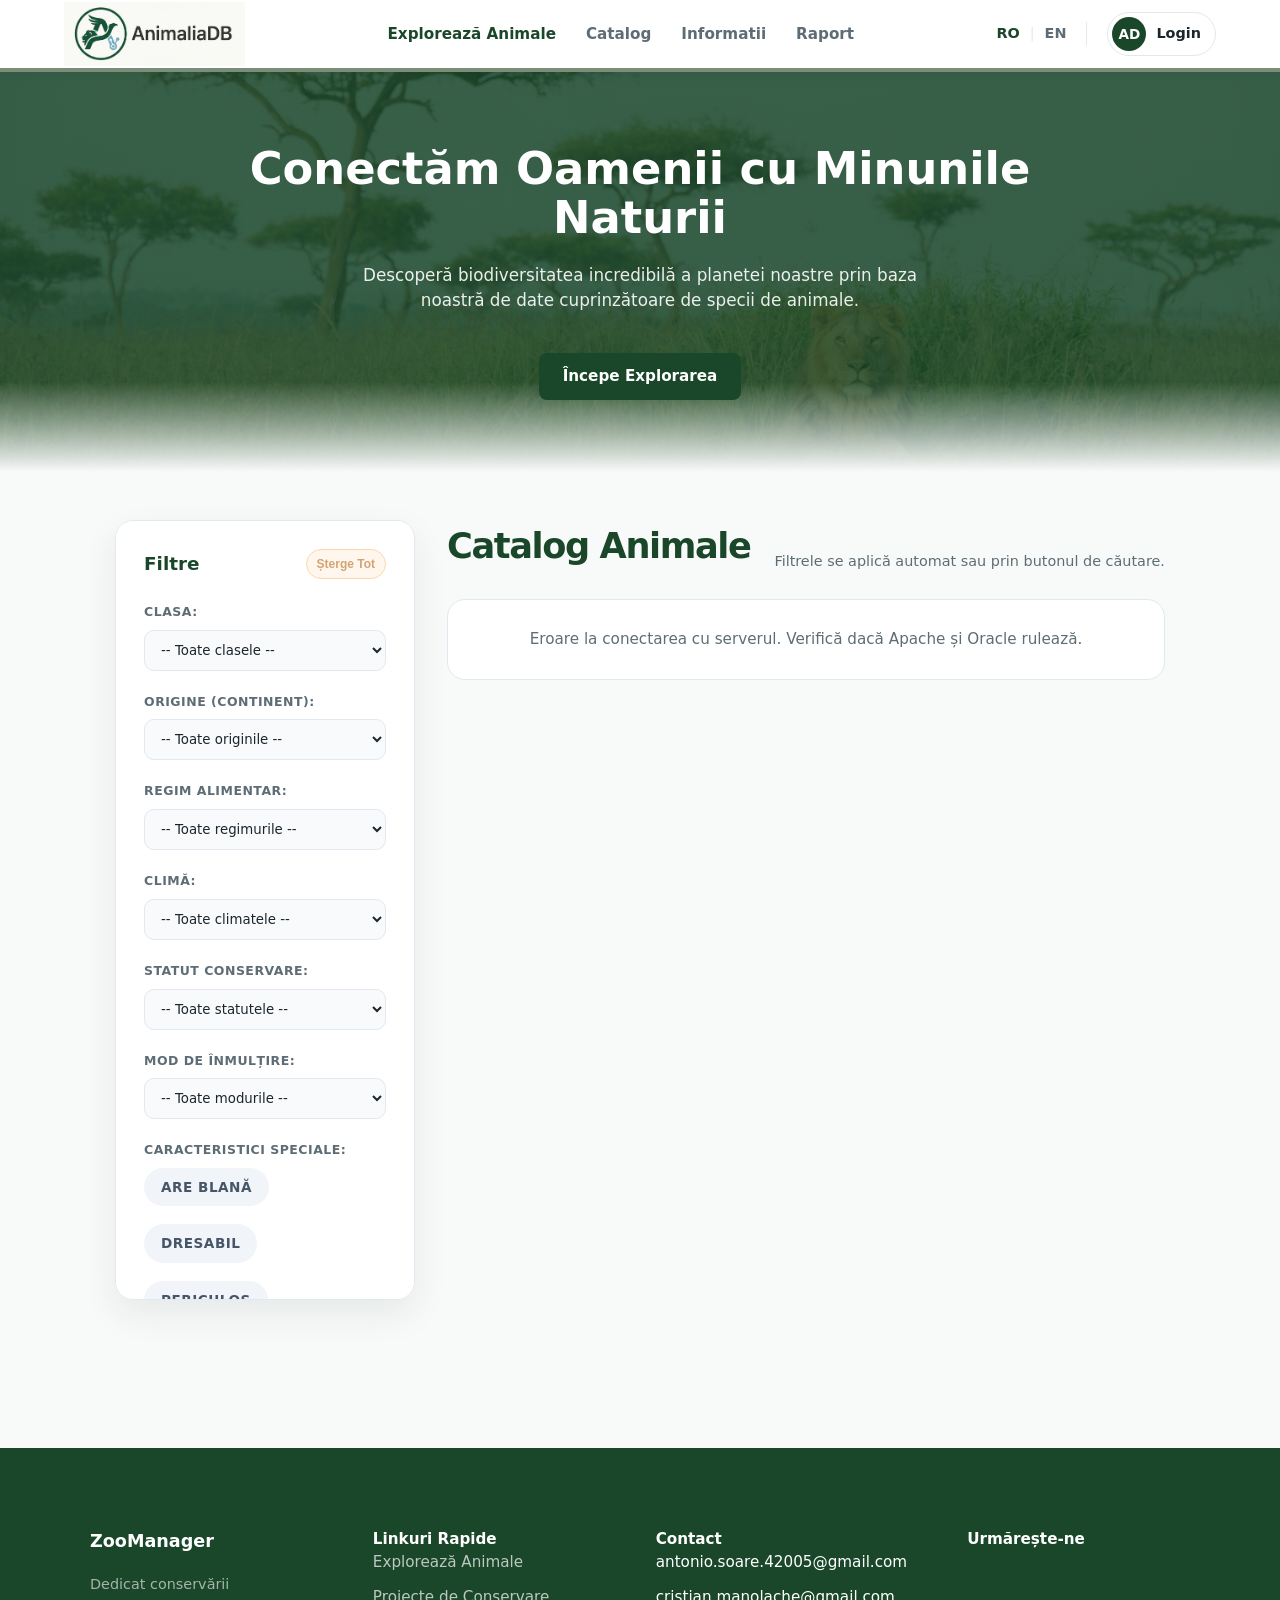
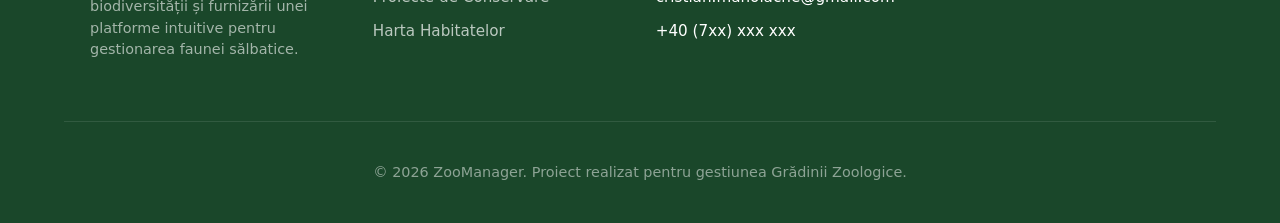
<file: frontend/index.html>
<!DOCTYPE html>
<html lang="ro">
  <head>
    <meta charset="utf-8" >
    <meta content="width=device-width, initial-scale=1.0" name="viewport" >
    <title>ZooManager</title>
    <link rel="stylesheet" href="./style/zoo/navbar.css">
    <link rel="stylesheet" href="./style/zoo/footer.css">
    <link rel="stylesheet" href="./style/zoo/layout.css">
    <link rel="stylesheet" href="./style/zoo/banner.css">
    <link rel="stylesheet" href="./style/zoo/base.css">
  </head>
  <body>
    
    <nav>
      <a class="logo" href="index.html">
          <img src="./assets/logo/logo.png" alt="AnimaliaDB Logo">
      </a>

      <div class="nav-links">
        <a class="active" href="#">Explorează Animale</a>
        <a href="#ancora-main">Catalog</a>
        <a href="#sectiune-footer">Informatii</a>
        <a href="scholarly.html">Raport</a>
      </div>

      <div class="nav-actions">
        <div class="lang-switcher">
          <a href="index.html" id="btn-lang-ro" class="active">RO</a>
          <span class="separator">|</span>
          <a href="index.html" id="btn-lang-en">EN</a>
        </div>

        <div class="vertical-divider"></div>

        <a class="user-profile" href="login.html">
          <div class="avatar">AD</div>
          <span class="user-name">Login</span>
        </a>
      </div>
    </nav>
    
    <header class="hero">
      <h1>Conectăm Oamenii cu Minunile Naturii</h1>
      <p>Descoperă biodiversitatea incredibilă a planetei noastre prin baza noastră de date cuprinzătoare de specii de animale.</p>
      <a class="btn-primary" href="#ancora-main">Începe Explorarea</a>
    </header>
    
    <main class="container" id="ancora-main">
      
      <aside class="filters">
        <h2>Filtre <button class="clear-btn" id="btn-clear">Șterge Tot</button></h2>
        
        <div class="filter-group">
          <label for="filtru-clasa">Clasa:</label>
          <select id="filtru-clasa"><option value="">-- Toate clasele --</option></select>
        </div>
        
        <div class="filter-group">
          <label for="filtru-origine">Origine (Continent):</label>
          <select id="filtru-origine"><option value="">-- Toate originile --</option></select>
        </div>
        
        <div class="filter-group">
          <label for="filtru-regim">Regim alimentar:</label>
          <select id="filtru-regim"><option value="">-- Toate regimurile --</option></select>
        </div>

        <div class="filter-group">
          <label for="filtru-clima">Climă:</label>
          <select id="filtru-clima"><option value="">-- Toate climatele --</option></select>
        </div>

        <div class="filter-group">
          <label for="filtru-statut">Statut Conservare:</label>
          <select id="filtru-statut"><option value="">-- Toate statutele --</option></select>
        </div>

        <div class="filter-group">
          <label for="filtru-inmultire">Mod de înmulțire:</label>
          <select id="filtru-inmultire"><option value="">-- Toate modurile --</option></select>
        </div>
        
        <div class="filter-group custom-toggles">
          <label class="filter-title">Caracteristici speciale:</label>
          
          <div class="toggles-container">
            <label class="toggle-item">
              <input type="checkbox" id="filtru-blana">
              <span class="toggle-button">Are blană</span>
            </label>
            
            <label class="toggle-item">
              <input type="checkbox" id="filtru-dresabil">
              <span class="toggle-button">Dresabil</span>
            </label>
            
            <label class="toggle-item">
              <input type="checkbox" id="filtru-periculos">
              <span class="toggle-button">Periculos</span>
            </label>
          </div>
        </div>
        
        <button id="btn-cauta" class="btn-primary filter-submit">Caută Animale</button>
      </aside>
      
      <section class="results">
        <div class="results-header">
          <h2>Catalog Animale</h2>
          <p class="results-subtitle">Filtrele se aplică automat sau prin butonul de căutare.</p>
        </div>
        
        <div class="grid" id="lista-rezultate">
          <p>Se încarcă datele din baza de date Oracle...</p>
        </div>
      </section>
      
    </main>
    
    <footer id="sectiune-footer">
      <div class="footer-grid">
        <div class="footer-col">
          <h3 class="logo">ZooManager</h3>
          <p>Dedicat conservării biodiversității și furnizării unei platforme intuitive pentru gestionarea faunei sălbatice.</p>
        </div>
        <div class="footer-col">
          <h4>Linkuri Rapide</h4>
          <ul>
            <li><a href="#">Explorează Animale</a></li>
            <li><a href="#">Proiecte de Conservare</a></li>
            <li><a href="#">Harta Habitatelor</a></li>
          </ul>
        </div>
        <div class="footer-col">
          <h4>Contact</h4>
          <ul>
            <li>antonio.soare.42005@gmail.com</li>
            <li>cristian.manolache@gmail.com</li>
            <li>+40 (7xx) xxx xxx</li>
          </ul>
        </div>
        <div class="footer-col">
          <h4>Urmărește-ne</h4>
          <div class="footer-social-links">
            </div>
        </div>
      </div>
      <div class="footer-bottom"> © 2026 ZooManager. Proiect realizat pentru gestiunea Grădinii Zoologice. </div>
    </footer>
    <script src="js/auth.js"></script>
    <script src="js/app.js"></script>
    
  </body>
</html>
</file>
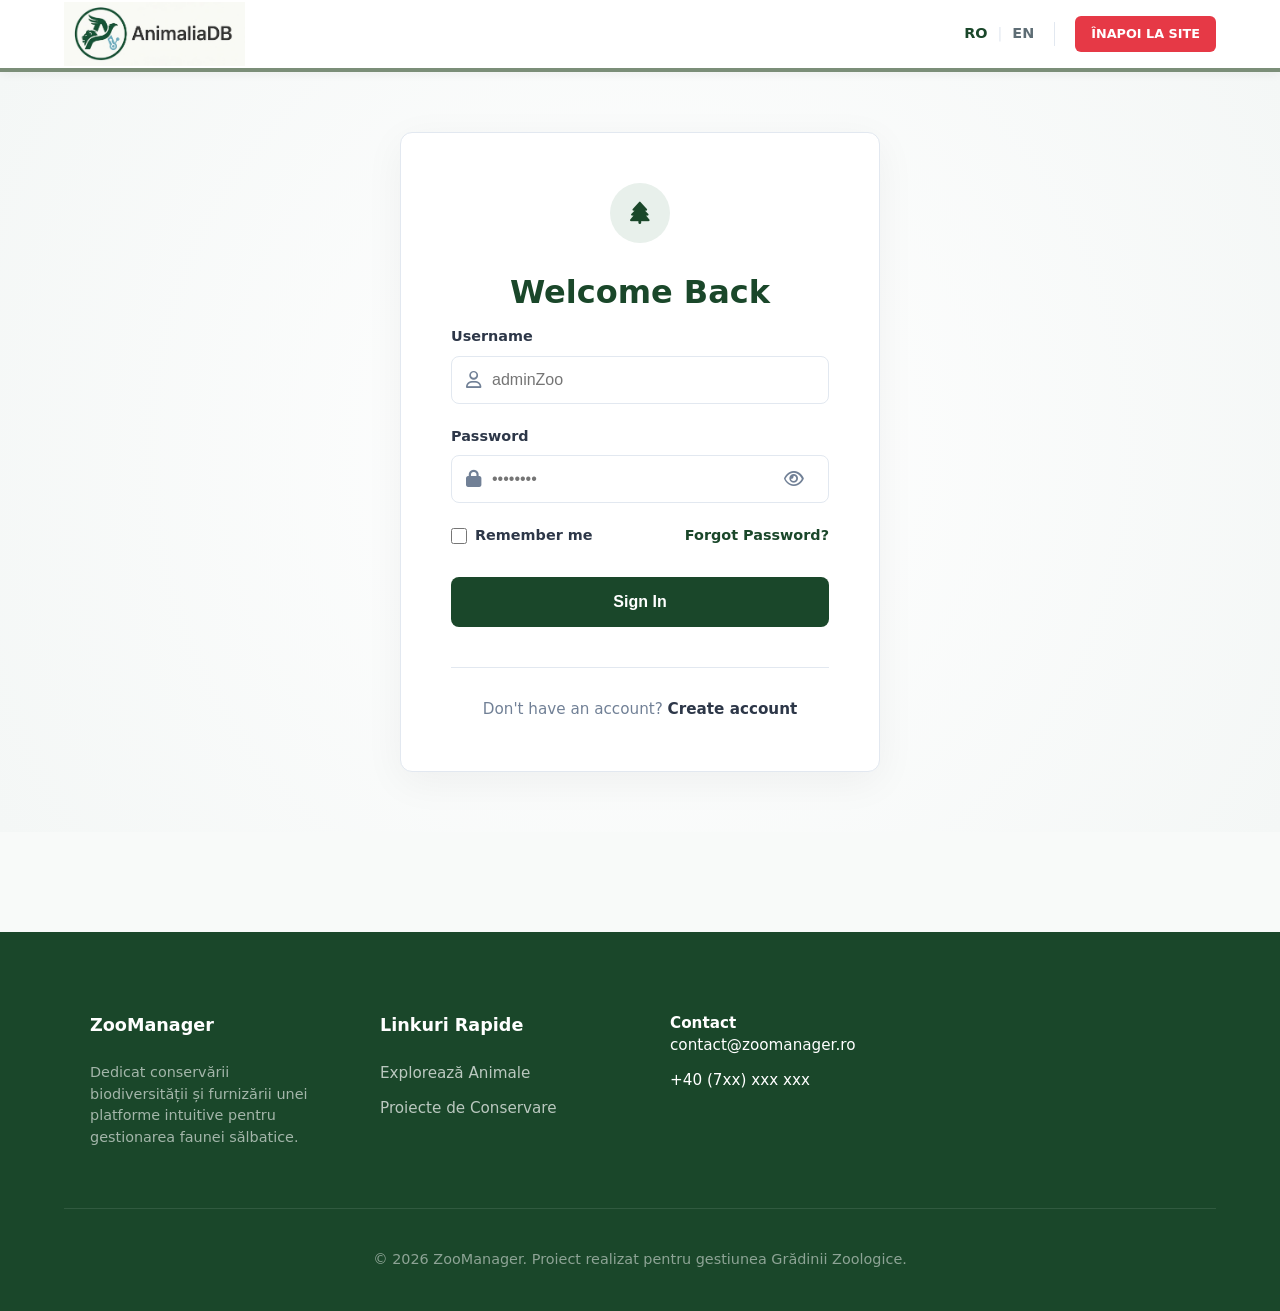
<file: frontend/admin.html>
<!DOCTYPE html>
<html lang="ro">
<head>
    <meta charset="UTF-8">
    <title>Admin Zoo</title>
    
    <link rel="stylesheet" href="./style/zoo/base.css">
    <link rel="stylesheet" href="./style/zoo/navbar.css">
    <link rel="stylesheet" href="./style/user/login.css">
    <link rel="stylesheet" href="./style/admin/dashboard.css">
    <link rel="stylesheet" href="./style/admin/form.css">
</head>
<body>

    <nav>
      <a class="logo" href="index.html">
          <img src="./assets/logo/logo.png" alt="AnimaliaDB Logo">
      </a>

      <div class="nav-actions">
        <div class="lang-switcher">
          <a href="#" class="active">RO</a>
          <span class="separator">|</span>
          <a href="#">EN</a>
        </div>
        <div class="vertical-divider"></div>
          <a class="user-profile" href="profile.html">
              <div class="avatar">AD</div>
              <span class="user-name">Profil</span>
              <span class="dropdown-arrow">▼</span>
          </a>
      </div>
    </nav>

    <div id="dashboard" class="box">
        <div class="admin-header-layout">
            <div class="header-left">
                <h1>Panou de Control C.R.U.D.</h1>
                <button id="btn-adauga-animal">+ Adaugă Animal Nou</button>
                <button id="btn-sterge-tot">Șterge Toate Animalele</button>
            </div>

        <div class="header-right">
            <label for="file-import" class="btn-alege-fisier">Alege fișier...</label>
            <input type="file" id="file-import" accept=".json, .xml">
            <span id="file-name-display">Niciun fișier selectat</span>
            
            <button id="btn-import-executa">Importă Date</button>
            <button id="btn-export-json">Exportă JSON</button>
            <button id="btn-export-xml">Exportă XML</button>
        </div>
    </div>
        <div id="zona-formular">
            <h2>Adaugă un animal nou</h2>
            <form id="form-animal">
                
                <div class="form-grid">
                  <input type="text" id="add-nume-pop" placeholder="Denumire populară (ex: Leu)" required>
                  <input type="text" id="add-nume-st" placeholder="Denumire științifică (ex: Panthera leo)" required>
                  
                  <select id="add-clasa" required><option value="">-- Alege Clasa --</option></select>
                  <select id="add-origine" required><option value="">-- Alege Originea --</option></select>
                  <select id="add-regim" required><option value="">-- Alege Regimul --</option></select>
                  <select id="add-statut" required><option value="">-- Alege Statutul --</option></select>
                  <select id="add-clima" required><option value="">-- Alege Clima --</option></select>
                  <select id="add-inmultire" required><option value="">-- Alege Inmulțirea --</option></select>
                </div>

                <textarea id="add-desc-ro" placeholder="Descriere în Română"></textarea>
                <textarea id="add-desc-en" placeholder="Description in English"></textarea>
            
                <div class="form-checks">
                    <label>
                        <input type="checkbox" id="add-blana"> Are blană
                    </label>
                    <label>
                        <input type="checkbox" id="add-dresabil"> Poate fi dresat
                    </label>
                    <label>
                        <input type="checkbox" id="add-periculos"> Este periculos
                    </label>
                </div>

                <input type="text" id="add-imagine" class="input-imagine" placeholder="Nume fișier imagine (ex: leu.png)">

                <div class="form-actions">
                    <button type="submit" id="btn-salveaza">Salvează în Oracle</button>
                    <button type="button" id="btn-anuleaza">Anulează</button>
                </div>
            </form>
        </div>

        <table>
            <thead>
                <tr>
                    <th>ID</th>
                    <th>Nume Popular</th>
                    <th>Clasă</th>
                    <th>Acțiuni</th>
                </tr>
            </thead>
            <tbody id="tabel-animale">
            </tbody>
        </table>
    </div>
    <script src="js/auth.js"></script>
    <script src="js/admin.js"></script>
    <script src="js/import_export.js"></script>
</body>
</html>
</file>
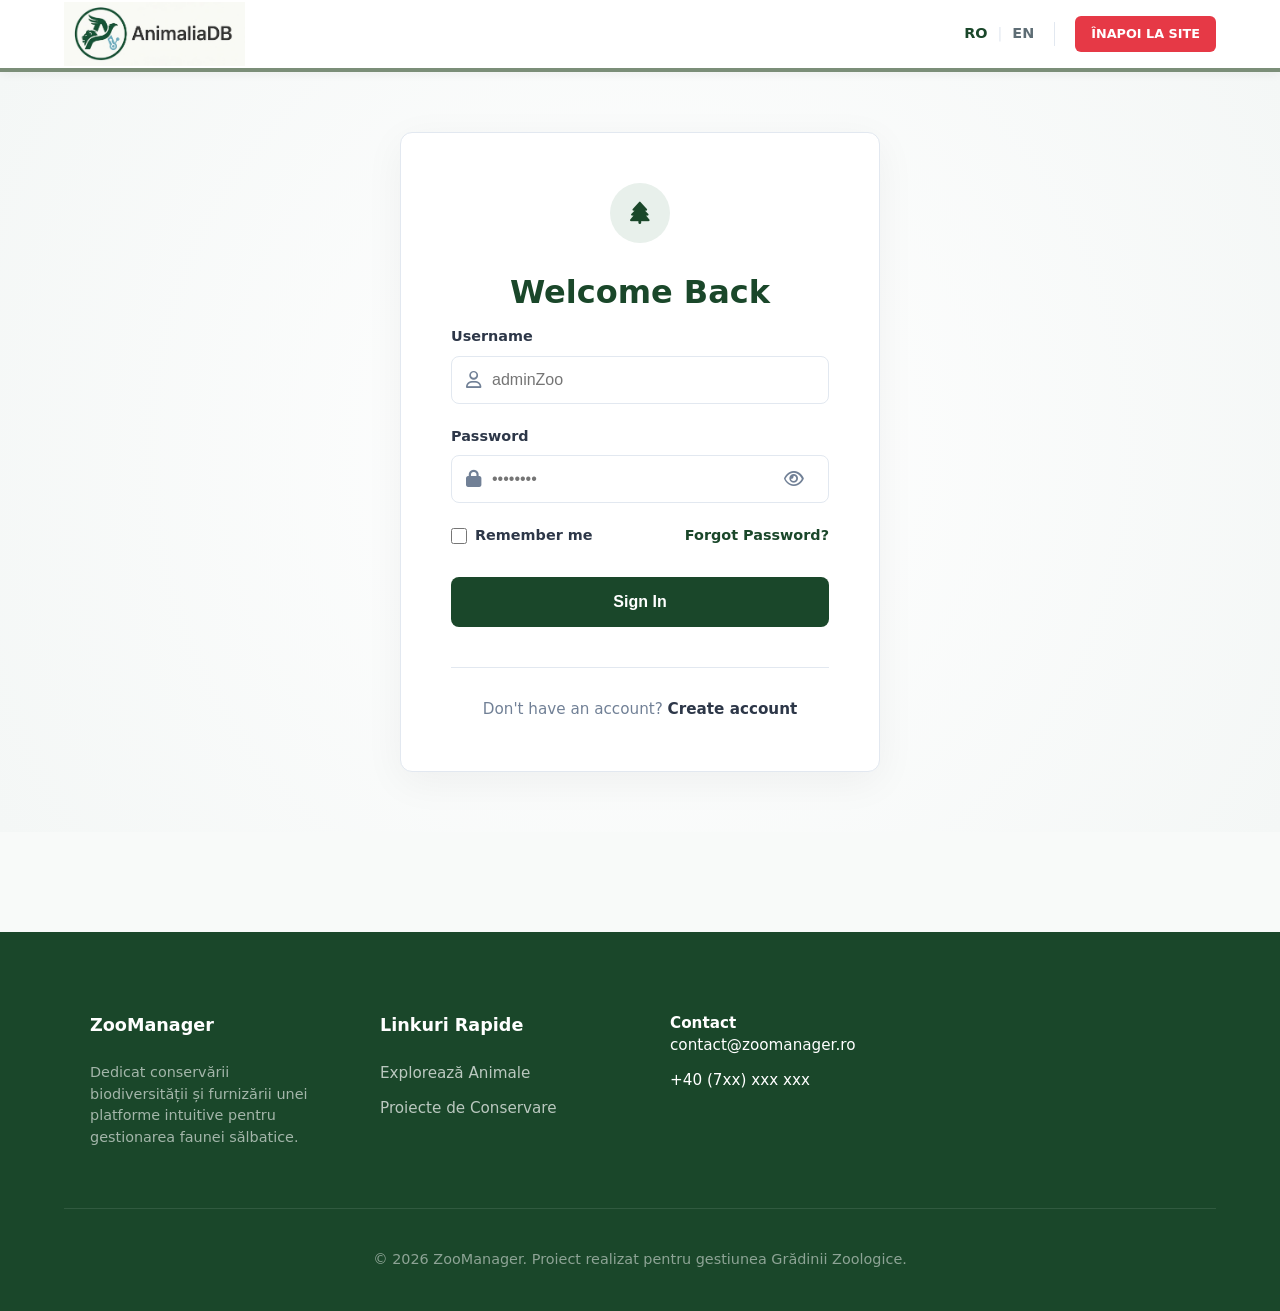
<file: frontend/login.html>
<!DOCTYPE html>
<html lang="ro">
<head>
    <meta charset="UTF-8">
    <meta name="viewport" content="width=device-width, initial-scale=1.0">
    <title>ZooManager - Autentificare</title>
    
    <link rel="stylesheet" href="./style/zoo/base.css">
    <link rel="stylesheet" href="./style/zoo/navbar.css">
    <link rel="stylesheet" href="./style/zoo/footer.css">
    
    <link rel="stylesheet" href="./style/user/login.css">
    
    <link rel="stylesheet" href="https://cdnjs.cloudflare.com/ajax/libs/font-awesome/6.4.0/css/all.min.css">
</head>

<body>

    <nav>
      <a class="logo" href="index.html">
          <img src="./assets/logo/logo.png" alt="AnimaliaDB Logo">
      </a>
      <div class="nav-actions">
        <div class="lang-switcher">
          <a href="#" class="active">RO</a>
          <span class="separator">|</span>
          <a href="#">EN</a>
        </div>
        <div class="vertical-divider"></div>
        <a class="btn-exit" href="index.html">ÎNAPOI LA SITE</a>
      </div>
    </nav>

    <main class="login-wrapper">
        <div class="login-card">
            
            <div class="icon-header">
                <div class="circle-icon">
                    <i class="fas fa-tree"></i>
                </div>
            </div>
            
            <h1>Welcome Back</h1>
            

            <form id="form-login-modern">
                <div class="input-group">
                    <label for="username">Username</label>
                    <div class="input-wrapper">
                        <i class="far fa-user icon-left"></i>
                        <input type="text" id="username" placeholder="adminZoo" required>
                    </div>
                </div>

                <div class="input-group">
                    <label for="password">Password</label>
                    <div class="input-wrapper">
                        <i class="fas fa-lock icon-left"></i>
                        <input type="password" id="password" placeholder="••••••••" required>
                        <i class="far fa-eye icon-right" id="toggle-password"></i>
                    </div>
                </div>

                <div class="form-actions">
                    <label class="remember-me">
                        <input type="checkbox"> Remember me
                    </label>
                    <a href="#" class="forgot-link">Forgot Password?</a>
                </div>

                <button type="submit" id="btn-login" class="btn-submit">Sign In</button>
            </form>

            <div class="card-footer">
                Don't have an account? <a href="register.html">Create account</a>
            </div>
        </div>
    </main>

    <footer>
      <div class="footer-grid">
        <div class="footer-col">
          <h2 class="logo-text-footer">ZooManager</h2>
          <p class="footer-desc">Dedicat conservării biodiversității și furnizării unei platforme intuitive pentru gestionarea faunei sălbatice.</p>
        </div>
        <div class="footer-col">
          <h3>Linkuri Rapide</h3>
          <ul>
            <li><a href="#">Explorează Animale</a></li>
            <li><a href="#">Proiecte de Conservare</a></li>
          </ul>
        </div>
        <div class="footer-col">
          <h4>Contact</h4>
          <ul>
            <li>contact@zoomanager.ro</li>
            <li>+40 (7xx) xxx xxx</li>
          </ul>
        </div>
      </div>
      <div class="footer-bottom"> © 2026 ZooManager. Proiect realizat pentru gestiunea Grădinii Zoologice. </div>
    </footer>
</body>
<script src="js/login.js"></script>
</html>
</file>
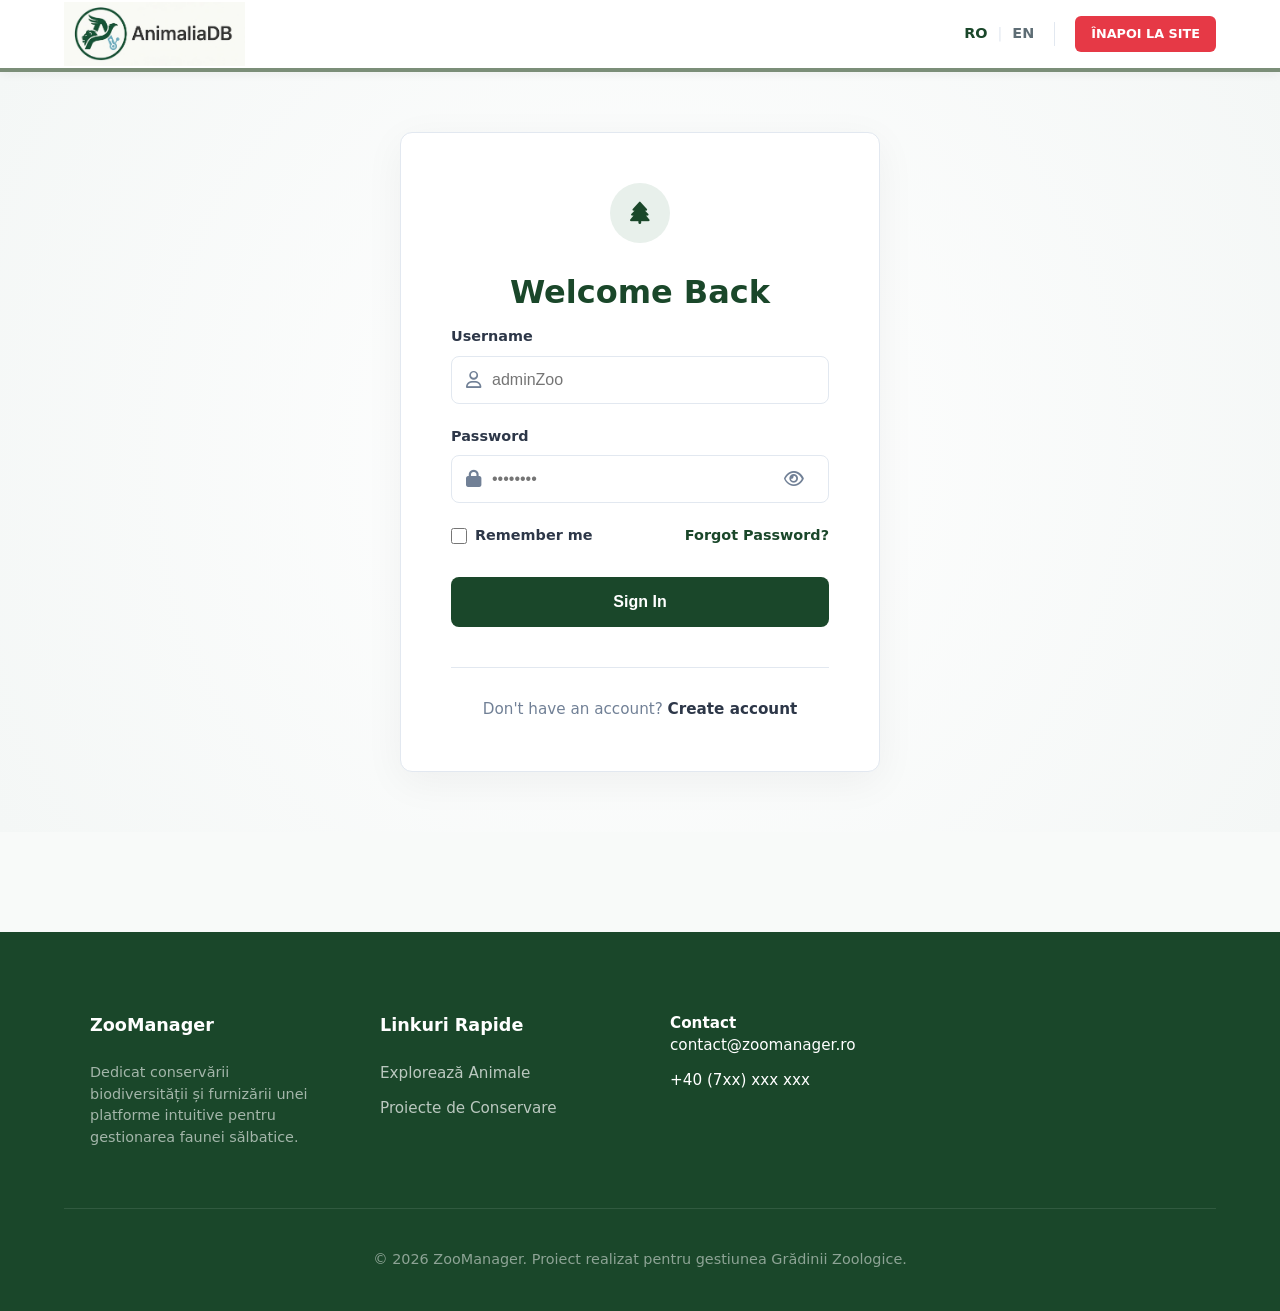
<file: frontend/profile.html>
<!DOCTYPE html>
<html lang="ro">
<head>
    <meta charset="UTF-8">
    <meta name="viewport" content="width=device-width, initial-scale=1.0">
    <title>ZooManager - Profilul Meu</title>
    
    <link rel="stylesheet" href="./style/zoo/base.css">
    <link rel="stylesheet" href="./style/zoo/navbar.css">
    <link rel="stylesheet" href="./style/zoo/footer.css">
    
    <link rel="stylesheet" href="./style/user/profile.css">
    
    <link rel="stylesheet" href="https://cdnjs.cloudflare.com/ajax/libs/font-awesome/6.4.0/css/all.min.css">
</head>
<body>

    <nav>
      <a class="logo" href="index.html">
          <img src="./assets/logo/logo.png" alt="AnimaliaDB Logo">
      </a>
      <div class="nav-actions">
        <div class="lang-switcher">
          <a href="#" class="active">RO</a>
          <span class="separator">|</span>
          <a href="#">EN</a>
        </div>
        <div class="vertical-divider"></div>
        <a class="btn-exit" href="index.html">EXIT</a>
      </div>
    </nav>

    <main class="profile-wrapper">
        <div class="profile-card">
            
            <div class="icon-header">
                <div class="circle-icon">
                    <i class="fas fa-user"></i>
                </div>
            </div>
            
            <h1 id="prof-username">...</h1>
            <p class="subtitle" id="prof-role">...</p>

            <div class="profile-info-grid">
                <div class="info-group">
                    <label><i class="far fa-envelope"></i> Email</label>
                    <p id="prof-email">...</p>
                </div>
                
                <div class="info-group">
                    <label><i class="far fa-calendar-alt"></i> Membru din</label>
                    <p id="prof-date">...</p>
                </div>

                <div class="info-group">
                    <label><i class="fas fa-fingerprint"></i> ID Cont</label>
                    <p id="prof-id">...</p>
                </div>

                <div class="info-group">
                    <label><i class="fas fa-shield-alt"></i> Status</label>
                    <p class="status-active">Logat</p>
                </div>
            </div>

            <div class="form-actions profile-actions">
                <a href="#" id="btn-back" class="btn-admin">...</a>
                
                <button type="button" id="btn-logout-profile" class="btn-exit">Deconectare</button>
            </div>

        </div>
    </main>

    <footer>
      <div class="footer-grid">
        <div class="footer-col">
          <h2 class="logo-text-footer">ZooManager</h2>
          <p class="footer-desc">Dedicat conservării biodiversității și furnizării unei platforme intuitive pentru gestionarea faunei sălbatice.</p>
        </div>
        <div class="footer-col">
          <h3>Linkuri Rapide</h3>
          <ul>
            <li><a href="#">Explorează Animale</a></li>
            <li><a href="#">Proiecte de Conservare</a></li>
          </ul>
        </div>
        <div class="footer-col">
          <h4>Contact</h4>
          <ul>
            <li>contact@zoomanager.ro</li>
            <li>+40 (7xx) xxx xxx</li>
          </ul>
        </div>
      </div>
      <div class="footer-bottom"> © 2026 ZooManager. Proiect realizat pentru gestiunea Grădinii Zoologice. </div>
    </footer>

    <script src="js/profile.js"></script>
</body>
</html>
</file>
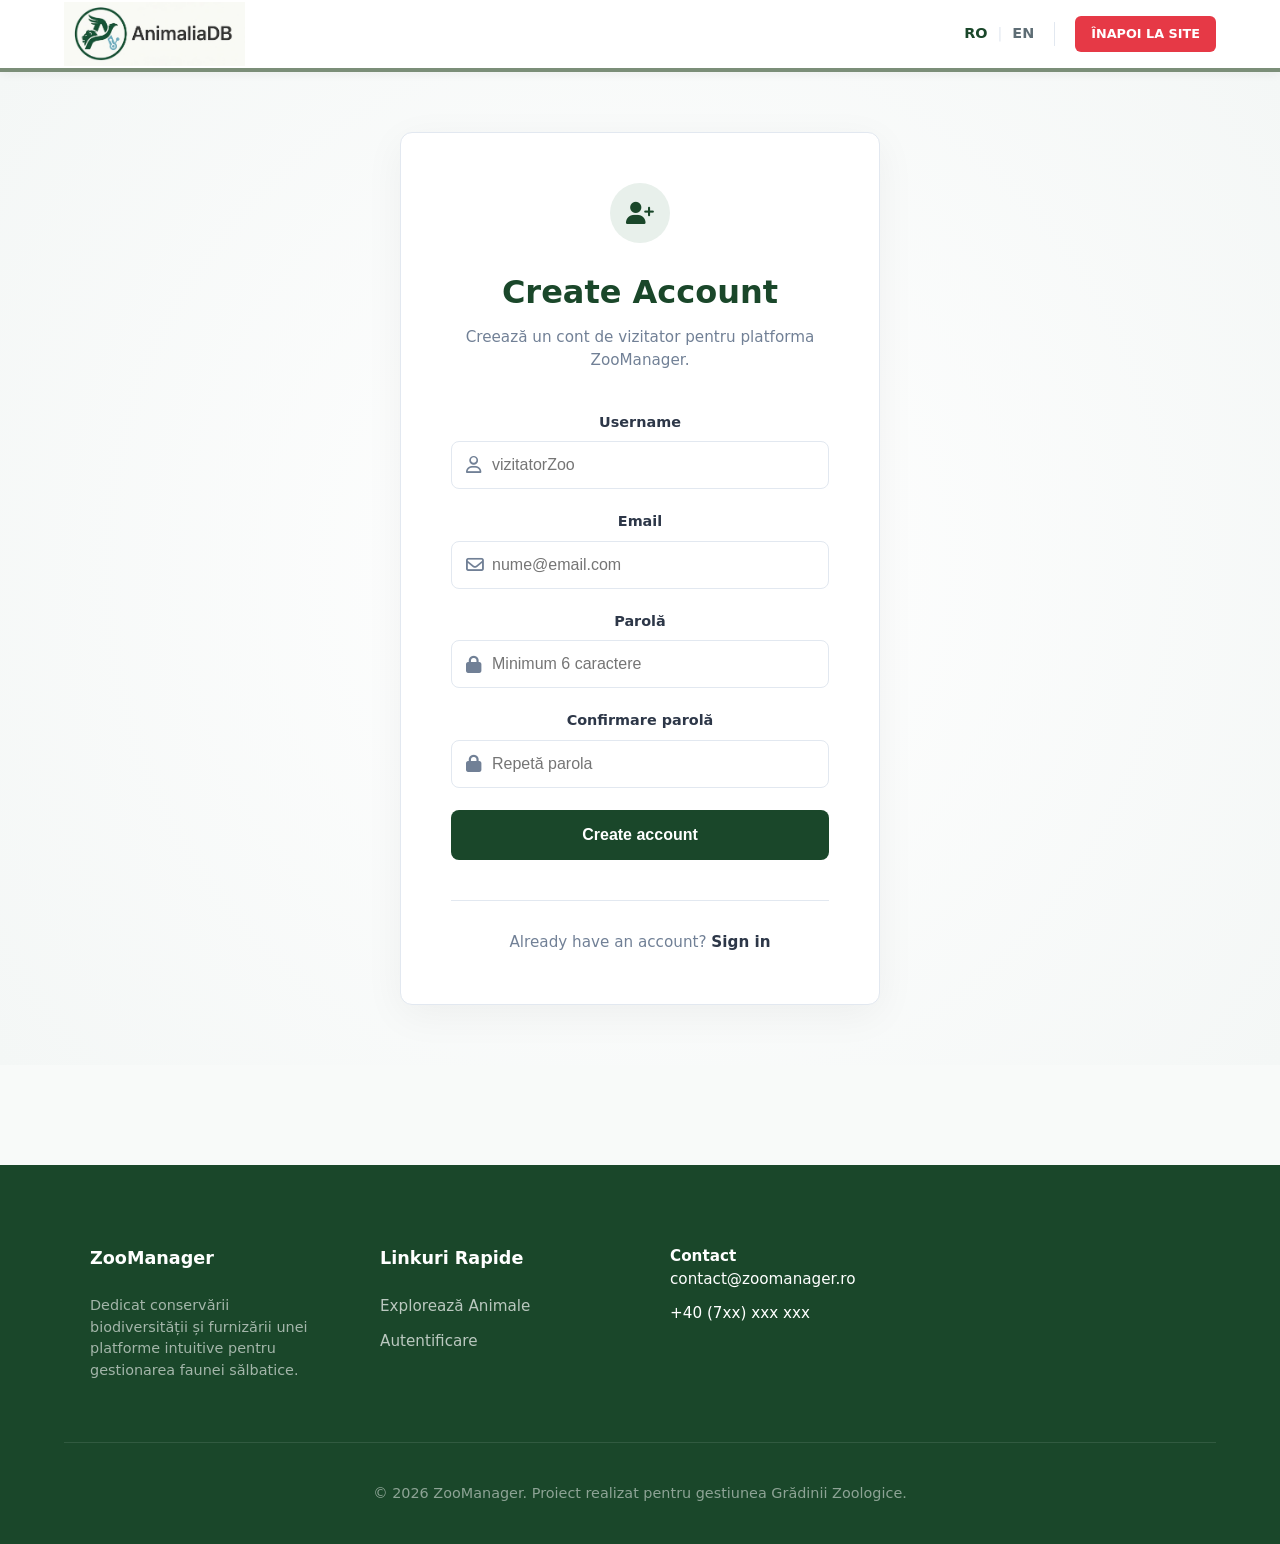
<file: frontend/register.html>
<!DOCTYPE html>
<html lang="ro">
<head>
    <meta charset="UTF-8">
    <meta name="viewport" content="width=device-width, initial-scale=1.0">
    <title>ZooManager - Creare cont</title>

    <link rel="stylesheet" href="./style/zoo/base.css">
    <link rel="stylesheet" href="./style/zoo/navbar.css">
    <link rel="stylesheet" href="./style/zoo/footer.css">
    <link rel="stylesheet" href="./style/user/login.css">

    <link rel="stylesheet" href="https://cdnjs.cloudflare.com/ajax/libs/font-awesome/6.4.0/css/all.min.css">
</head>
<body>
    <nav>
        <a class="logo" href="index.html">
            <img src="./assets/logo/logo.png" alt="AnimaliaDB Logo">
        </a>
        <div class="nav-actions">
            <div class="lang-switcher">
                <a href="#" class="active">RO</a>
                <span class="separator">|</span>
                <a href="#">EN</a>
            </div>
            <div class="vertical-divider"></div>
            <a class="btn-exit" href="index.html">ÎNAPOI LA SITE</a>
        </div>
    </nav>

    <main class="login-wrapper">
        <div class="login-card">
            <div class="icon-header">
                <div class="circle-icon">
                    <i class="fas fa-user-plus"></i>
                </div>
            </div>

            <h1>Create Account</h1>
            <p class="subtitle">Creează un cont de vizitator pentru platforma ZooManager.</p>

            <form id="form-register-modern">
                <div id="register-message" class="auth-message"></div>

                <div class="input-group">
                    <label for="register-username">Username</label>
                    <div class="input-wrapper">
                        <i class="far fa-user icon-left"></i>
                        <input type="text" id="register-username" placeholder="vizitatorZoo" required>
                    </div>
                </div>

                <div class="input-group">
                    <label for="register-email">Email</label>
                    <div class="input-wrapper">
                        <i class="far fa-envelope icon-left"></i>
                        <input type="email" id="register-email" placeholder="nume@email.com" required>
                    </div>
                </div>

                <div class="input-group">
                    <label for="register-password">Parolă</label>
                    <div class="input-wrapper">
                        <i class="fas fa-lock icon-left"></i>
                        <input type="password" id="register-password" placeholder="Minimum 6 caractere" required>
                    </div>
                </div>

                <div class="input-group">
                    <label for="register-confirm-password">Confirmare parolă</label>
                    <div class="input-wrapper">
                        <i class="fas fa-lock icon-left"></i>
                        <input type="password" id="register-confirm-password" placeholder="Repetă parola" required>
                    </div>
                </div>

                <button type="submit" class="btn-submit">Create account</button>
            </form>

            <div class="card-footer">
                Already have an account? <a href="login.html">Sign in</a>
            </div>
        </div>
    </main>

    <footer>
        <div class="footer-grid">
            <div class="footer-col">
                <h2 class="logo-text-footer">ZooManager</h2>
                <p class="footer-desc">Dedicat conservării biodiversității și furnizării unei platforme intuitive pentru gestionarea faunei sălbatice.</p>
            </div>
            <div class="footer-col">
                <h3>Linkuri Rapide</h3>
                <ul>
                    <li><a href="index.html">Explorează Animale</a></li>
                    <li><a href="login.html">Autentificare</a></li>
                </ul>
            </div>
            <div class="footer-col">
                <h4>Contact</h4>
                <ul>
                    <li>contact@zoomanager.ro</li>
                    <li>+40 (7xx) xxx xxx</li>
                </ul>
            </div>
        </div>
        <div class="footer-bottom">© 2026 ZooManager. Proiect realizat pentru gestiunea Grădinii Zoologice.</div>
    </footer>

    <script src="js/register.js"></script>
</body>
</html>
</file>
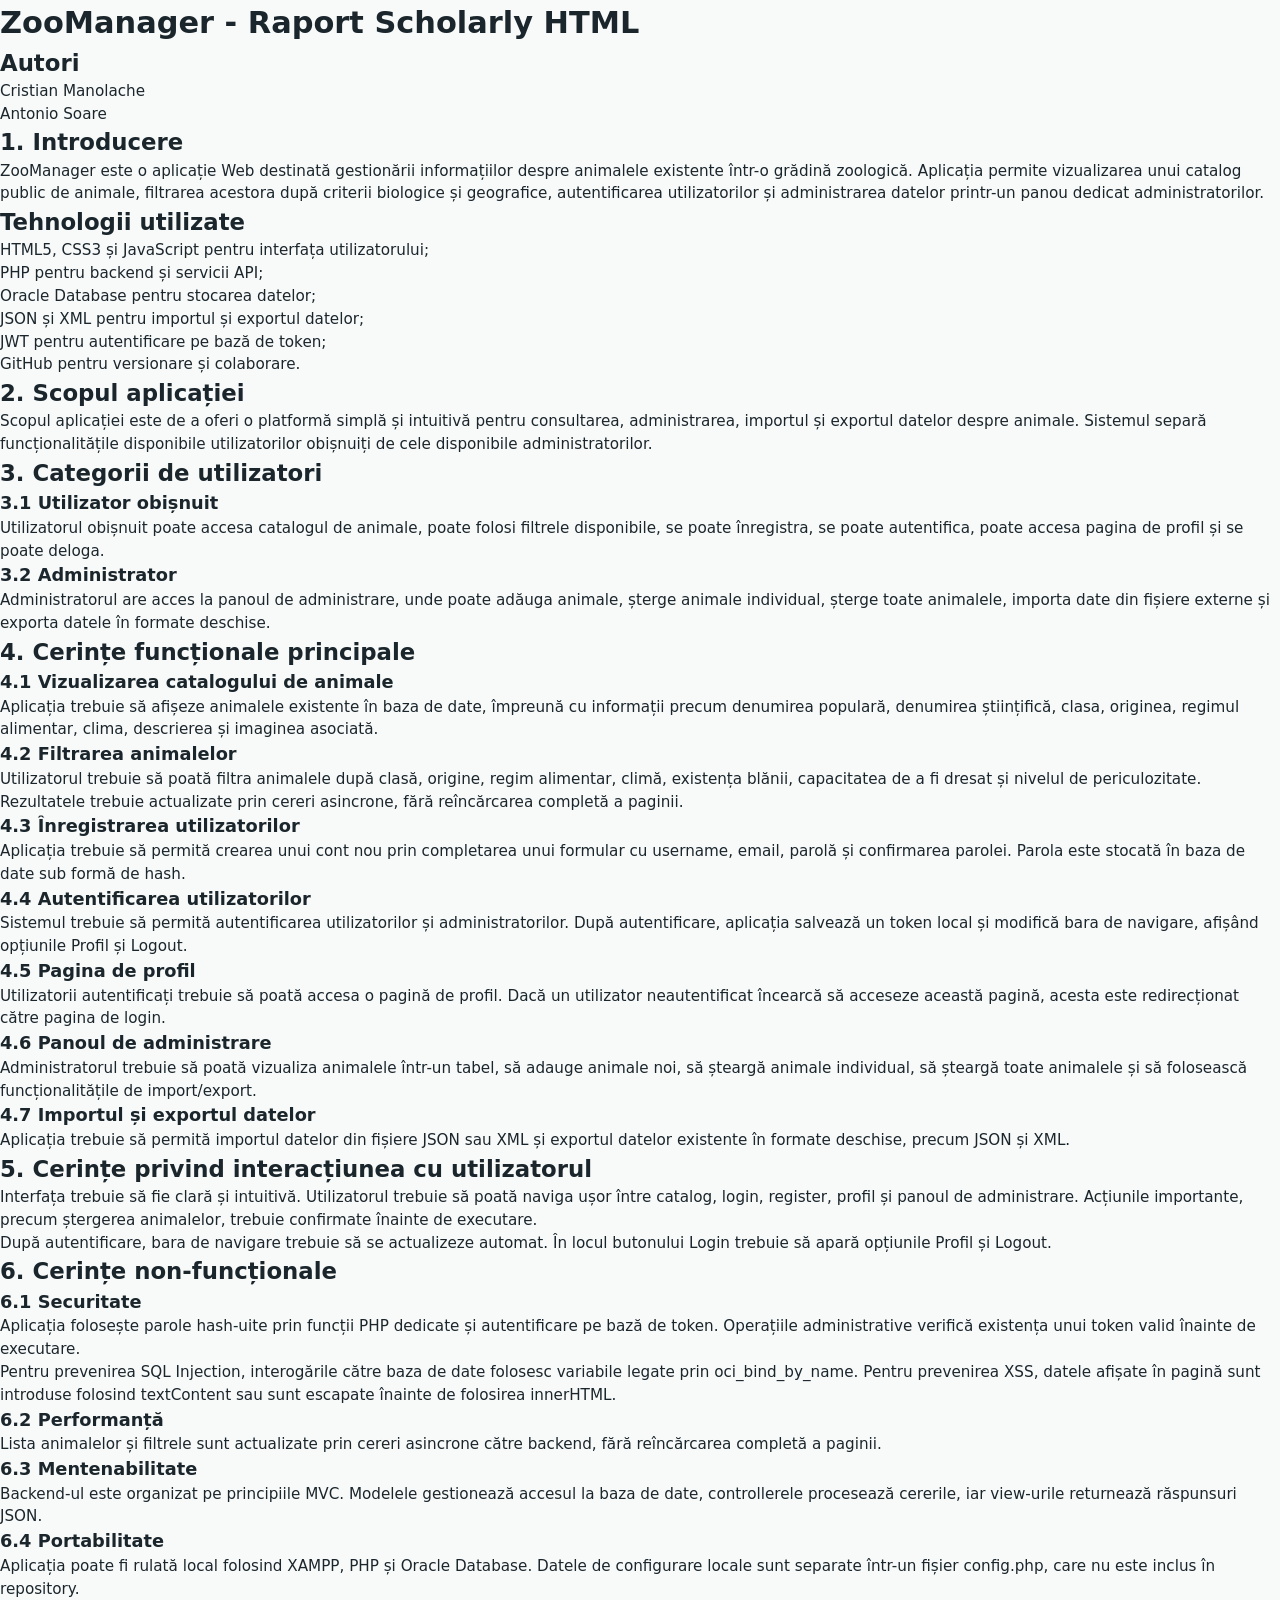
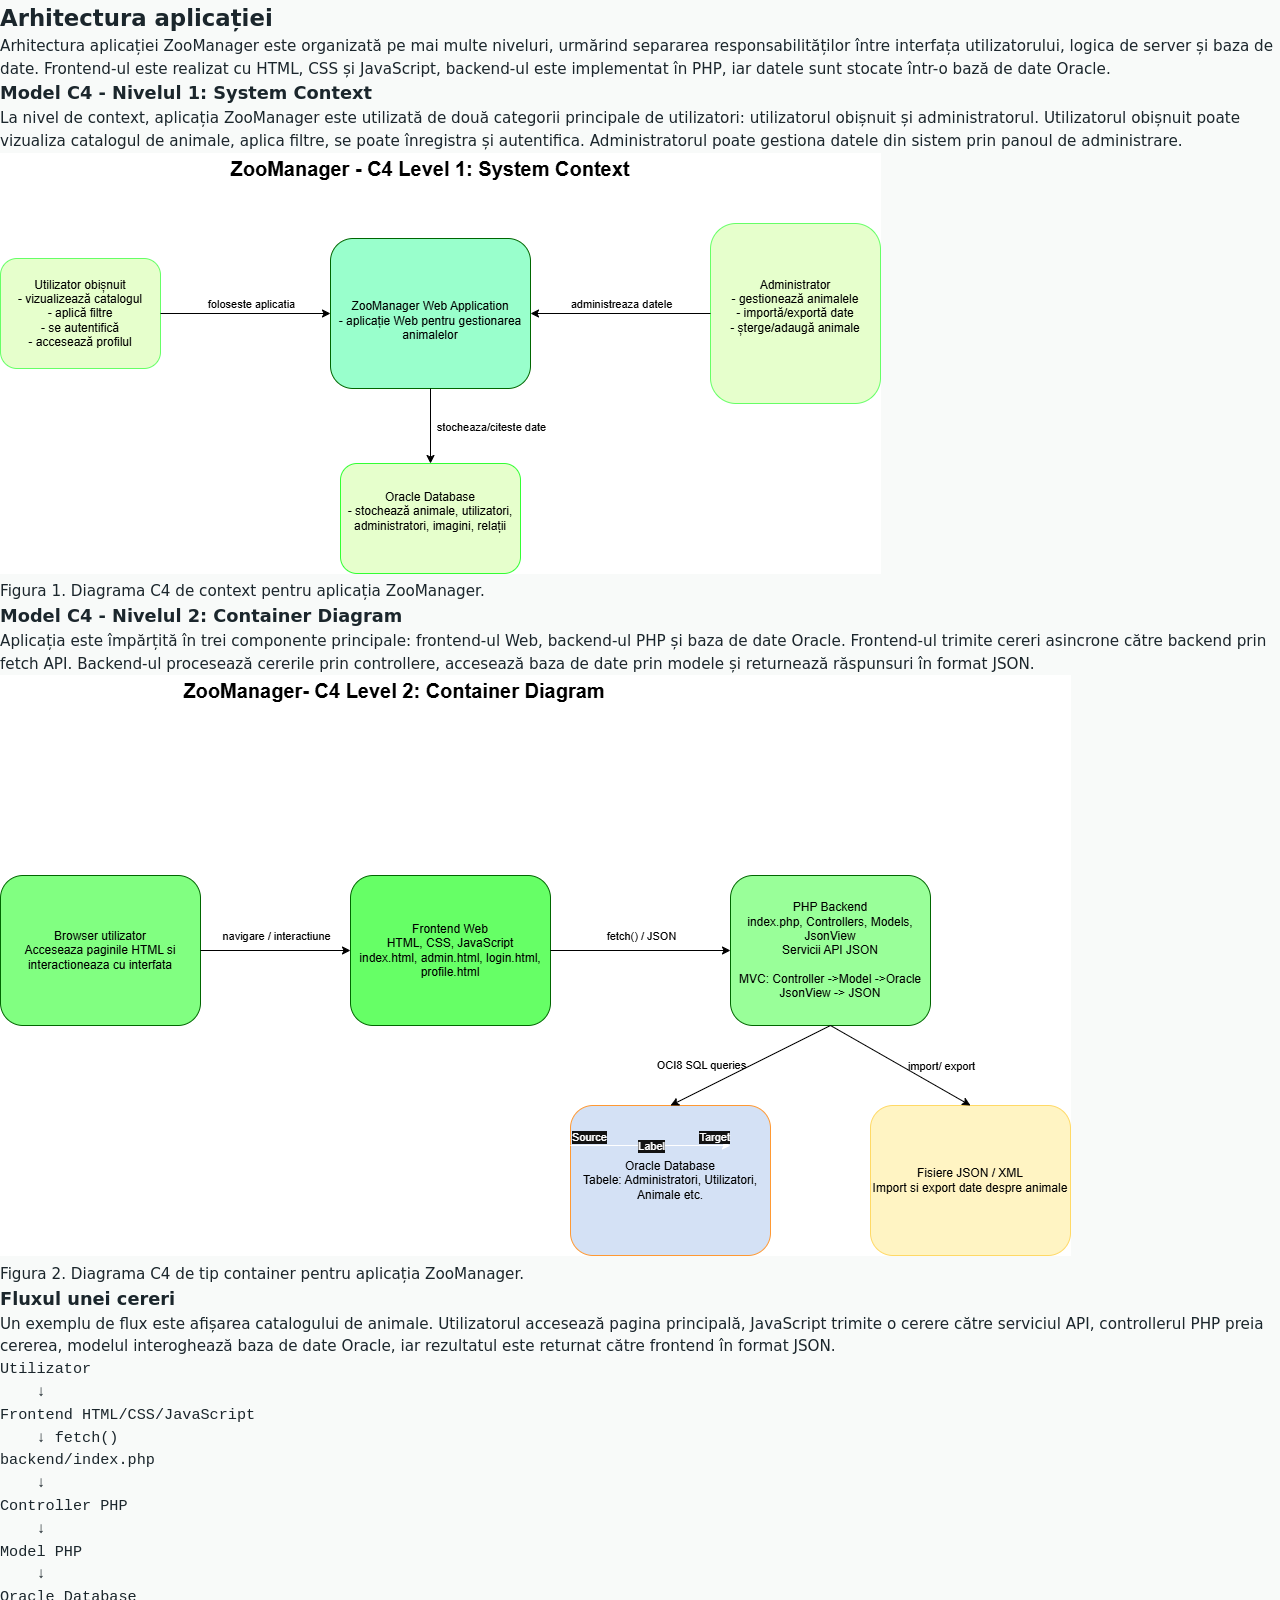
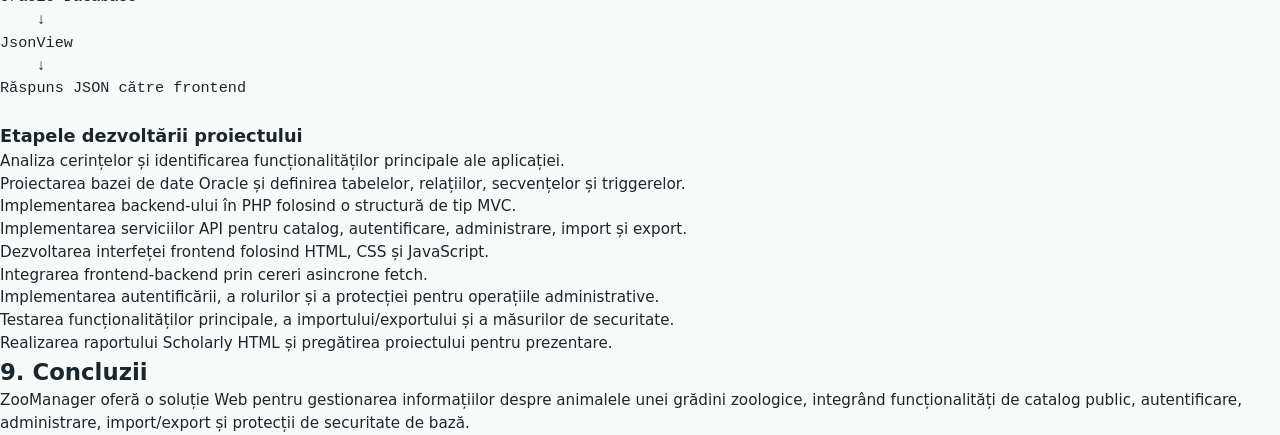
<file: frontend/scholarly.html>
<!DOCTYPE html>
<html lang="ro" prefix="schema: http://schema.org/ sa: https://ns.science.ai/">
<head>
    <meta charset="UTF-8">
    <title>ZooManager - Raport Scholarly HTML</title>
    <link rel="stylesheet" href="./style/zoo/base.css">
    <link rel="stylesheet" href="./style/zoo/layout.css">
</head>
<body typeof="schema:ScholarlyArticle">

<header>
    <h1 property="schema:name">ZooManager - Raport Scholarly HTML</h1>

    <section typeof="sa:AuthorsList">
        <h2>Autori</h2>
        <ul>
            <li typeof="sa:ContributorRole" property="schema:author">
                <span typeof="schema:Person">
                    <span property="schema:name">Cristian Manolache</span>
                </span>
            </li>
            <li typeof="sa:ContributorRole" property="schema:author">
                <span typeof="schema:Person">
                    <span property="schema:name">Antonio Soare</span>
                </span>
            </li>
        </ul>
    </section>
</header>

<main>

    <section>
        <h2>1. Introducere</h2>
        <p>
            ZooManager este o aplicație Web destinată gestionării informațiilor despre animalele existente într-o grădină zoologică.
            Aplicația permite vizualizarea unui catalog public de animale, filtrarea acestora după criterii biologice și geografice,
            autentificarea utilizatorilor și administrarea datelor printr-un panou dedicat administratorilor.
        </p>
    </section>
    <section>
        <h2>Tehnologii utilizate</h2>
        <ul>
            <li>HTML5, CSS3 și JavaScript pentru interfața utilizatorului;</li>
            <li>PHP pentru backend și servicii API;</li>
            <li>Oracle Database pentru stocarea datelor;</li>
            <li>JSON și XML pentru importul și exportul datelor;</li>
            <li>JWT pentru autentificare pe bază de token;</li>
            <li>GitHub pentru versionare și colaborare.</li>
        </ul>
    </section>

    <section>
        <h2>2. Scopul aplicației</h2>
        <p>
            Scopul aplicației este de a oferi o platformă simplă și intuitivă pentru consultarea, administrarea, importul și exportul
            datelor despre animale. Sistemul separă funcționalitățile disponibile utilizatorilor obișnuiți de cele disponibile
            administratorilor.
        </p>
    </section>

    <section>
        <h2>3. Categorii de utilizatori</h2>

        <h3>3.1 Utilizator obișnuit</h3>
        <p>
            Utilizatorul obișnuit poate accesa catalogul de animale, poate folosi filtrele disponibile, se poate înregistra,
            se poate autentifica, poate accesa pagina de profil și se poate deloga.
        </p>

        <h3>3.2 Administrator</h3>
        <p>
            Administratorul are acces la panoul de administrare, unde poate adăuga animale, șterge animale individual,
            șterge toate animalele, importa date din fișiere externe și exporta datele în formate deschise.
        </p>
    </section>

    <section>
        <h2>4. Cerințe funcționale principale</h2>

        <h3>4.1 Vizualizarea catalogului de animale</h3>
        <p>
            Aplicația trebuie să afișeze animalele existente în baza de date, împreună cu informații precum denumirea populară,
            denumirea științifică, clasa, originea, regimul alimentar, clima, descrierea și imaginea asociată.
        </p>

        <h3>4.2 Filtrarea animalelor</h3>
        <p>
            Utilizatorul trebuie să poată filtra animalele după clasă, origine, regim alimentar, climă, existența blănii,
            capacitatea de a fi dresat și nivelul de periculozitate. Rezultatele trebuie actualizate prin cereri asincrone,
            fără reîncărcarea completă a paginii.
        </p>

        <h3>4.3 Înregistrarea utilizatorilor</h3>
        <p>
            Aplicația trebuie să permită crearea unui cont nou prin completarea unui formular cu username, email, parolă și
            confirmarea parolei. Parola este stocată în baza de date sub formă de hash.
        </p>

        <h3>4.4 Autentificarea utilizatorilor</h3>
        <p>
            Sistemul trebuie să permită autentificarea utilizatorilor și administratorilor. După autentificare, aplicația salvează
            un token local și modifică bara de navigare, afișând opțiunile Profil și Logout.
        </p>

        <h3>4.5 Pagina de profil</h3>
        <p>
            Utilizatorii autentificați trebuie să poată accesa o pagină de profil. Dacă un utilizator neautentificat încearcă să
            acceseze această pagină, acesta este redirecționat către pagina de login.
        </p>

        <h3>4.6 Panoul de administrare</h3>
        <p>
            Administratorul trebuie să poată vizualiza animalele într-un tabel, să adauge animale noi, să șteargă animale individual,
            să șteargă toate animalele și să folosească funcționalitățile de import/export.
        </p>

        <h3>4.7 Importul și exportul datelor</h3>
        <p>
            Aplicația trebuie să permită importul datelor din fișiere JSON sau XML și exportul datelor existente în formate deschise,
            precum JSON și XML.
        </p>
    </section>

    <section>
        <h2>5. Cerințe privind interacțiunea cu utilizatorul</h2>
        <p>
            Interfața trebuie să fie clară și intuitivă. Utilizatorul trebuie să poată naviga ușor între catalog, login, register,
            profil și panoul de administrare. Acțiunile importante, precum ștergerea animalelor, trebuie confirmate înainte de executare.
        </p>
        <p>
            După autentificare, bara de navigare trebuie să se actualizeze automat. În locul butonului Login trebuie să apară opțiunile
            Profil și Logout.
        </p>
    </section>

    <section>
        <h2>6. Cerințe non-funcționale</h2>

        <h3>6.1 Securitate</h3>
        <p>
            Aplicația folosește parole hash-uite prin funcții PHP dedicate și autentificare pe bază de token. Operațiile administrative
            verifică existența unui token valid înainte de executare.
        </p>
        <p>
            Pentru prevenirea SQL Injection, interogările către baza de date folosesc variabile legate prin oci_bind_by_name.
            Pentru prevenirea XSS, datele afișate în pagină sunt introduse folosind textContent sau sunt escapate înainte de folosirea
            innerHTML.
        </p>

        <h3>6.2 Performanță</h3>
        <p>
            Lista animalelor și filtrele sunt actualizate prin cereri asincrone către backend, fără reîncărcarea completă a paginii.
        </p>

        <h3>6.3 Mentenabilitate</h3>
        <p>
            Backend-ul este organizat pe principiile MVC. Modelele gestionează accesul la baza de date, controllerele procesează cererile,
            iar view-urile returnează răspunsuri JSON.
        </p>

        <h3>6.4 Portabilitate</h3>
        <p>
            Aplicația poate fi rulată local folosind XAMPP, PHP și Oracle Database. Datele de configurare locale sunt separate într-un
            fișier config.php, care nu este inclus în repository.
        </p>
    </section>

    <section>
        <h2>Arhitectura aplicației</h2>

        <p>
            Arhitectura aplicației ZooManager este organizată pe mai multe niveluri, urmărind separarea responsabilităților între
            interfața utilizatorului, logica de server și baza de date. Frontend-ul este realizat cu HTML, CSS și JavaScript, backend-ul
            este implementat în PHP, iar datele sunt stocate într-o bază de date Oracle.
        </p>

        <h3>Model C4 - Nivelul 1: System Context</h3>
        <p>
            La nivel de context, aplicația ZooManager este utilizată de două categorii principale de utilizatori: utilizatorul obișnuit
            și administratorul. Utilizatorul obișnuit poate vizualiza catalogul de animale, aplica filtre, se poate înregistra și autentifica.
            Administratorul poate gestiona datele din sistem prin panoul de administrare.
        </p>

        <figure>
            <img src="./assets/diagrams/c4-context.drawio.png" alt="Diagrama C4 - System Context">
            <figcaption>Figura 1. Diagrama C4 de context pentru aplicația ZooManager.</figcaption>
        </figure>

        <h3>Model C4 - Nivelul 2: Container Diagram</h3>
        <p>
            Aplicația este împărțită în trei componente principale: frontend-ul Web, backend-ul PHP și baza de date Oracle. Frontend-ul
            trimite cereri asincrone către backend prin fetch API. Backend-ul procesează cererile prin controllere, accesează baza de date
            prin modele și returnează răspunsuri în format JSON.
        </p>

        <figure>
            <img src="./assets/diagrams/c4-container.drawio.png" alt="Diagrama C4 - Container Diagram">
            <figcaption>Figura 2. Diagrama C4 de tip container pentru aplicația ZooManager.</figcaption>
        </figure>

        <h3>Fluxul unei cereri</h3>
        <p>
            Un exemplu de flux este afișarea catalogului de animale. Utilizatorul accesează pagina principală, JavaScript trimite o cerere
            către serviciul API, controllerul PHP preia cererea, modelul interoghează baza de date Oracle, iar rezultatul este returnat
            către frontend în format JSON.
        </p>

        <pre>
Utilizator
    ↓
Frontend HTML/CSS/JavaScript
    ↓ fetch()
backend/index.php
    ↓
Controller PHP
    ↓
Model PHP
    ↓
Oracle Database
    ↓
JsonView
    ↓
Răspuns JSON către frontend
    </pre>

        <h3>Etapele dezvoltării proiectului</h3>
        <ol>
            <li>Analiza cerințelor și identificarea funcționalităților principale ale aplicației.</li>
            <li>Proiectarea bazei de date Oracle și definirea tabelelor, relațiilor, secvențelor și triggerelor.</li>
            <li>Implementarea backend-ului în PHP folosind o structură de tip MVC.</li>
            <li>Implementarea serviciilor API pentru catalog, autentificare, administrare, import și export.</li>
            <li>Dezvoltarea interfeței frontend folosind HTML, CSS și JavaScript.</li>
            <li>Integrarea frontend-backend prin cereri asincrone fetch.</li>
            <li>Implementarea autentificării, a rolurilor și a protecției pentru operațiile administrative.</li>
            <li>Testarea funcționalităților principale, a importului/exportului și a măsurilor de securitate.</li>
            <li>Realizarea raportului Scholarly HTML și pregătirea proiectului pentru prezentare.</li>
        </ol>
    </section>

    <section>
        <h2>9. Concluzii</h2>
        <p>
            ZooManager oferă o soluție Web pentru gestionarea informațiilor despre animalele unei grădini zoologice, integrând
            funcționalități de catalog public, autentificare, administrare, import/export și protecții de securitate de bază.
        </p>
    </section>

</main>

</body>
</html>
</file>
<file: frontend/style/zoo/navbar.css>
nav {
    background: #ffffff;
    border-bottom: 4px solid #7b8e78; 
    height: 72px;
    display: flex;
    align-items: center;
    justify-content: space-between;
    padding: 0 5%;
    position: sticky;
    top: 0;
    z-index: 1000;
    box-shadow: 0 2px 10px rgba(0,0,0,0.05);
}

nav .logo {
    font-size: 1.6rem;
    font-weight: 900;
    color: var(--primary);
    text-decoration: none;
}

nav .logo img {
    height: 64px;
    width: auto;  
    display: block;
}

.nav-links {
    display: flex;
    gap: 30px;
}

.nav-links a {
    text-decoration: none;
    color: var(--text-muted);
    font-weight: 600;
    font-size: 0.95rem;
    transition: var(--transition);
}

.nav-links a.active, 
.nav-links a:hover {
    color: var(--primary);
}

.nav-actions {
    display: flex;
    align-items: center;
    gap: 20px;
}

.lang-switcher {
    display: flex;
    align-items: center;
    gap: 10px;
    font-size: 0.9rem;
    font-weight: 800;
}

.lang-switcher a {
    text-decoration: none;
    color: var(--text-muted);
}

.lang-switcher a.active {
    color: var(--primary);
}

.lang-switcher .separator {
    color: var(--border);
    font-weight: 300;
}

.vertical-divider {
    width: 1px;
    height: 24px;
    background-color: var(--border);
}

.btn-admin {
    background-color: var(--accent);
    color: white;
    text-decoration: none;
    font-weight: 800;
    font-size: 0.8rem;
    padding: 8px 16px;
    border-radius: 6px;
    text-transform: uppercase;
    transition: var(--transition);
}

.btn-exit {
    background-color: #e63946; 
    color: white;
    text-decoration: none;
    font-weight: 800;
    font-size: 0.8rem;
    padding: 8px 16px;
    border-radius: 6px;
    text-transform: uppercase;
    transition: var(--transition);
}

.btn-exit:hover {
    background-color: #d62828;
    transform: translateY(-1px);
}

.btn-admin:hover {
    opacity: 0.85;
    transform: translateY(-1px);
}

.user-profile {
    display: flex;
    align-items: center;
    gap: 10px;
    text-decoration: none;
    color: var(--text-main);
    border: 1px solid var(--border);
    padding: 4px 14px 4px 4px;
    border-radius: 30px;
    transition: var(--transition);
}

.user-profile:hover {
    border-color: var(--primary);
    box-shadow: 0 2px 8px rgba(0,0,0,0.05);
}

.user-profile .avatar {
    background-color: var(--primary);
    color: white;
    width: 34px;
    height: 34px;
    border-radius: 50%;
    display: flex;
    align-items: center;
    justify-content: center;
    font-weight: 700;
    font-size: 0.85rem;
}

.user-profile .user-name {
    font-weight: 600;
    font-size: 0.9rem;
}

.user-profile .dropdown-arrow {
    font-size: 0.6rem;
    color: var(--text-muted);
}
@media (max-width: 980px) {
    nav {
        height: auto;
        min-height: 72px;
        padding: 12px 4%;
        flex-wrap: wrap;
        gap: 12px;
    }

    .nav-links {
        order: 3;
        width: 100%;
        justify-content: center;
        gap: 18px;
        padding-bottom: 4px;
    }

    .nav-actions {
        gap: 10px;
        flex-wrap: wrap;
        justify-content: flex-end;
    }

    .user-profile .user-name,
    .vertical-divider,
    .lang-switcher {
        display: none;
    }
}

@media (max-width: 560px) {
    nav .logo img {
        height: 52px;
    }

    .nav-links {
        overflow-x: auto;
        justify-content: flex-start;
    }

    .btn-admin {
        font-size: 0.72rem;
        padding: 7px 10px;
    }
}
</file>
<file: frontend/style/zoo/footer.css>
footer {
    background: var(--primary);
    color: white;
    padding: 80px 5% 40px;
    margin-top: 100px;
}

.footer-grid {
    display: grid;
    grid-template-columns: repeat(4, 1fr);
    gap: 60px;
    max-width: 1100px;
    margin: 0 auto;
}

.footer-col h3,.footer-col h2 {
    margin-bottom: 24px;
    font-size: 1.1rem;
}

.footer-col ul {
    list-style: none;
}

.footer-col ul li {
    margin-bottom: 12px;
}

.footer-col a {
    color: rgba(255,255,255,0.7);
    text-decoration: none;
    transition: 0.2s;
}

.footer-col .logo {
    color: white;
    margin-bottom: 20px;
}

.footer-col p {
    color: rgba(255, 255, 255, 0.6);
    font-size: 0.9rem;
}

.footer-social-links {
    display: flex;
    gap: 15px;
}

.footer-col a:hover {
    color: white;
}

.footer-bottom {
    border-top: 1px solid rgba(255,255,255,0.1);
    margin-top: 60px;
    padding-top: 40px;
    text-align: center;
    font-size: 0.9rem;
    color: rgba(255,255,255,0.5);
}
@media (max-width: 900px) {
    .footer-grid {
        grid-template-columns: repeat(2, 1fr);
        gap: 36px;
    }
}

@media (max-width: 560px) {
    footer {
        padding: 56px 6% 30px;
    }

    .footer-grid {
        grid-template-columns: 1fr;
    }
}
</file>
<file: frontend/style/zoo/layout.css>
.container {
    max-width: 1180px;
    margin: 48px auto;
    padding: 0 24px;
    display: grid;
    grid-template-columns: 300px minmax(0, 1fr);
    gap: 32px;
    align-items: start;
}

.filters {
    background: var(--bg-card, #ffffff);
    padding: 28px;
    border-radius: var(--radius, 18px);
    box-shadow: var(--shadow-soft, 0 14px 35px rgba(18, 42, 28, 0.08));
    border: 1px solid var(--border);
    max-height: calc(100vh - 120px);
    top: 96px;
    position: sticky;
    overflow-y: auto;
}

.filters h2 {
    margin-bottom: 24px;
    display: flex;
    justify-content: space-between;
    align-items: center;
    gap: 16px;
    font-size: 1.15rem;
    color: var(--primary);
}

.clear-btn {
    font-size: 0.75rem;
    color: var(--accent);
    cursor: pointer;
    background: #fff7ed;
    border: 1px solid #fed7aa;
    font-weight: 800;
    border-radius: 999px;
    padding: 7px 10px;
}

.clear-btn:hover {
    background: #ffedd5;
}

.filter-group {
    margin-bottom: 22px;
}

.filter-group label {
    display: block;
    font-size: 0.78rem;
    font-weight: 800;
    color: var(--text-muted);
    text-transform: uppercase;
    letter-spacing: 0.04em;
    margin-bottom: 8px;
}

select {
    width: 100%;
    padding: 11px 12px;
    border: 1px solid var(--border);
    border-radius: 10px;
    background: #f9fafb;
    font-family: inherit;
    color: var(--text-main);
}

select:focus {
    outline: none;
    border-color: var(--primary-light);
    box-shadow: 0 0 0 4px rgba(45, 106, 79, 0.10);
}

.checkbox-group {
    display: grid;
    gap: 10px;
}

 .filter-group label.checkbox-item {
    display: flex;
    align-items: center;
    gap: 10px;
    margin-bottom: 0;
    cursor: pointer;
    font-size: 0.95rem;
    font-weight: 600;
    color: var(--text-main);
    text-transform: none;
    letter-spacing: 0;
}

.checkbox-item input {
    width: 17px;
    height: 17px;
    accent-color: var(--primary);
}

.filter-submit {
    width: 100%;
    margin-top: 4px;
    justify-content: center;
}

.results {
    min-width: 0;
}

.results-header {
    display: flex;
    justify-content: space-between;
    align-items: flex-end;
    gap: 24px;
    margin-bottom: 26px;
}

.results-header h2 {
    color: var(--primary);
    font-size: clamp(1.6rem, 3vw, 2.2rem);
    letter-spacing: -0.04em;
}

.results-subtitle {
    color: var(--text-muted);
    font-size: 0.9rem;
}

.grid {
    display: grid;
    grid-template-columns: repeat(auto-fill, minmax(200px, 1fr));
    gap: 24px;
    align-items: stretch;
}

.card {
    display: flex;
    flex-direction: column;
    background: var(--bg-card, #ffffff);
    border-radius: var(--radius, 18px);
    overflow: hidden;
    border: 1px solid var(--border);
    transition: var(--transition);
    box-shadow: 0 10px 28px rgba(18, 42, 28, 0.06);
}

.card:hover {
    transform: translateY(-6px);
    box-shadow: var(--shadow-hover, 0 18px 45px rgba(18, 42, 28, 0.12));
}

.card-img {
    width: 100%;
    height: 190px;
    object-fit: cover;
    background: #e8f0eb;
}

.card-content {
    padding: 20px;
    display: flex;
    flex-direction: column;
    flex-grow: 1;
}

.card-description {
    color: var(--text-muted);
    font-size: 0.92rem;
    line-height: 1.5;
    margin-top: auto;
}

.card-title {
    font-size: 1.25rem;
    color: var(--primary);
    margin-bottom: 4px;
    line-height: 1.2;
}

.card-scientific {
    font-style: italic;
    color: var(--text-muted);
    font-size: 0.9rem;
    margin-bottom: 16px;
}

.card-tags {
    display: flex;
    flex-wrap: wrap;
    gap: 8px;
    margin-bottom: 16px;
}

.card-relatii {
    margin-top: 15px;
    padding-top: 10px;
    border-top: 1px dashed var(--border); 
    font-size: 0.9rem;
    color: var(--text-color);
}
.card-relatii p {
    margin: 5px 0;
}
.card-relatii strong {
    color: var(--primary-color); 
}

.tag {
    padding: 5px 11px;
    background: #edf7f1;
    color: var(--primary-light);
    border-radius: 999px;
    font-size: 0.68rem;
    font-weight: 800;
    text-transform: uppercase;
    letter-spacing: 0.04em;
}

.state-message {
    grid-column: 1 / -1;
    background: #ffffff;
    border: 1px solid var(--border);
    border-radius: var(--radius, 18px);
    padding: 28px;
    color: var(--text-muted);
    text-align: center;
}

.filter-title {
    display: block;
    margin-bottom: 10px;
    font-weight: 600;
    color: #64748b;
    font-size: 0.9rem;
}

.toggles-container {
    display: flex;
    flex-wrap: wrap;
    gap: 10px;
}

.toggle-item input {
    display: none; 
}


.toggle-button {
    display: inline-block;
    padding: 8px 16px;
    background-color: #f1f5f9;
    color: #475569;
    border-radius: 20px; 
    font-size: 0.85rem;
    font-weight: 600;
    cursor: pointer;
    transition: all 0.3s ease;
    border: 1px solid transparent;
    user-select: none;
}

.toggle-item input:checked + .toggle-button {
    background-color: #10b981; 
    color: white;
    box-shadow: 0 4px 10px rgba(16, 185, 129, 0.3); 
}

.toggle-item:hover .toggle-button {
    background-color: #e2e8f0;
}
.toggle-item input:checked:hover + .toggle-button {
    background-color: #059669; 
}

@media (max-width: 900px) {
    .container {
        grid-template-columns: 1fr;
        margin-top: 28px;
    }

    .filters {
        position: static;
    }
}

@media (max-width: 640px) {
    .container {
        padding: 0 16px;
    }

    .results-header {
        display: block;
    }

    .grid {
        grid-template-columns: 1fr;
    }
}
</file>
<file: frontend/style/zoo/banner.css>
.hero {
    height: 400px; 
    background: linear-gradient(rgba(26, 71, 42, 0.85), rgba(26, 71, 42, 0.85)), url('../../assets/logo/header.png');
    background-size: cover;
    background-position: center;
    display: flex;
    flex-direction: column;
    align-items: center;
    justify-content: center;
    text-align: center;
    color: white;
    padding: 0 20px;
}

.hero h1 {
    font-size: 2.8rem;
    font-weight: 800;
    margin-bottom: 20px;
    max-width: 800px;
    line-height: 1.1;
}

.hero p {
    font-size: 1.05rem;
    max-width: 600px;
    opacity: 0.9;
    margin-bottom: 40px;
}

.btn-primary {
    background: var(--primary);
    color: white;
    padding: 12px 24px;
    border-radius: 8px;
    text-decoration: none;
    font-weight: 700;
    border: none;
    cursor: pointer;
    transition: var(--transition);
}

.btn-primary:hover {
    background: var(--primary-light);
    transform: translateY(-2px);
}
.hero {
    position: relative;
    overflow: hidden;
}

.hero::after {
    content: "";
    position: absolute;
    inset: auto 0 0 0;
    height: 90px;
    background: linear-gradient(transparent, var(--bg-main));
    pointer-events: none;
}

.hero > * {
    position: relative;
    z-index: 1;
}

@media (max-width: 700px) {
    .hero {
        height: 340px;
    }

    .hero h1 {
        font-size: 2rem;
    }

    .hero p {
        font-size: 0.95rem;
        margin-bottom: 28px;
    }
}
</file>
<file: frontend/style/zoo/base.css>
:root {
    --primary: #1a472a;
    --primary-light: #2d6a4f;
    --accent: #d4a373;
    --bg-main: #f8faf9;
    --text-main: #1b262c;
    --text-muted: #5e6d75;
    --border: #e2e8f0;
    --transition: all 0.3s cubic-bezier(0.4, 0, 0.2, 1);
}

* {
    margin: 0;
    padding: 0;
    box-sizing: border-box;
}

body {
    font-family: 'Plus Jakarta Sans', 'Inter', system-ui, sans-serif;
    background-color: var(--bg-main);
    color: var(--text-main);
    line-height: 1.5;
    font-size: 0.95rem;
    display: flex;
    flex-direction: column;
    min-height: 100vh; 
    margin: 0;
}
:root {
    --bg-card: #ffffff;
    --radius: 18px;
    --shadow-soft: 0 14px 35px rgba(18, 42, 28, 0.08);
    --shadow-hover: 0 18px 45px rgba(18, 42, 28, 0.14);
}

html {
    scroll-behavior: smooth;
}
</file>
<file: frontend/style/user/login.css>
.login-wrapper {
    display: flex;
    justify-content: center;
    align-items: center;
    padding: 60px 20px;
    background: radial-gradient(circle at center, #ffffff 0%, #f4f7f6 100%);
    flex: 1;
}

.login-card {
    background: #ffffff;
    width: 100%;
    max-width: 480px;
    padding: 50px;
    border-radius: 12px;
    box-shadow: 0 10px 40px rgba(0, 0, 0, 0.05);
    border: 1px solid #e2e8f0;
    text-align: center;
}

.icon-header {
    display: flex;
    justify-content: center;
    margin-bottom: 25px;
}

.circle-icon {
    width: 60px;
    height: 60px;
    background-color: #e8f0eb;
    color: #1a472a;
    border-radius: 50%;
    display: flex;
    align-items: center;
    justify-content: center;
    font-size: 1.4rem;
}

.login-card h1 {
    font-size: 2rem;
    color: #1a472a;
    margin-bottom: 10px;
    font-weight: 800;
}

.subtitle {
    color: #718096;
    font-size: 0.95rem;
    margin-bottom: 40px;
    line-height: 1.5;
}


#form-login-modern {
    text-align: left;
}

.input-group {
    margin-bottom: 22px;
}

.input-group label {
    display: block;
    font-size: 0.9rem;
    font-weight: 600;
    margin-bottom: 8px;
    color: #2d3748;
}

.input-wrapper {
    position: relative;
    display: flex;
    align-items: center;
}

.input-wrapper input {
    width: 100%;
    padding: 14px 40px; 
    border: 1px solid #e2e8f0;
    border-radius: 8px;
    font-size: 1rem;
    color: #2d3748;
    transition: all 0.2s ease;
    background: white;
}

.input-wrapper input:focus {
    outline: none;
    border-color: #1a472a;
    box-shadow: 0 0 0 3px #e8f0eb;
}

.icon-left {
    position: absolute;
    left: 15px;
    color: #718096;
    font-size: 1.1rem;
}

.icon-right {
    position: absolute;
    right: 15px;
    color: #718096;
    cursor: pointer;
    font-size: 1.1rem;
}

.form-actions {
    display: flex;
    justify-content: space-between;
    align-items: center;
    margin-bottom: 30px;
    font-size: 0.9rem;
    font-weight: 600;
}

.remember-me {
    display: flex;
    align-items: center;
    gap: 8px;
    cursor: pointer;
    color: #2d3748;
}

.remember-me input {
    width: 16px;
    height: 16px;
    accent-color: #1a472a;
}

.forgot-link {
    color: #1a472a;
    text-decoration: none;
}

.forgot-link:hover {
    text-decoration: underline;
}

.btn-submit {
    width: 100%;
    padding: 16px;
    background-color: #1a472a;
    color: #ffffff;
    border: none;
    border-radius: 8px;
    font-size: 1rem;
    font-weight: 700;
    cursor: pointer;
    transition: background-color 0.2s;
}

.btn-submit:hover {
    background-color: #12331d;
}

.card-footer {
    margin-top: 40px;
    padding-top: 30px;
    border-top: 1px solid #e2e8f0;
    font-size: 0.95rem;
    color: #718096;
}

.card-footer a {
    color: #2d3748;
    font-weight: 700;
    text-decoration: none;
}

.auth-message {
    display: none;
    padding: 12px 14px;
    margin-bottom: 18px;
    border-radius: 8px;
    font-size: 0.92rem;
    font-weight: 600;
    text-align: center;
}

.auth-message.success {
    display: block;
    color: #14532d;
    background: #dcfce7;
    border: 1px solid #86efac;
}

.auth-message.error {
    display: block;
    color: #7f1d1d;
    background: #fee2e2;
    border: 1px solid #fecaca;
}

@media (max-width: 640px) {
    .login-wrapper {
        padding: 30px 14px;
    }

    .login-card {
        padding: 32px 22px;
    }

    .login-card h1 {
        font-size: 1.6rem;
    }

    .form-actions {
        flex-direction: column;
        align-items: flex-start;
        gap: 12px;
    }

    .input-wrapper input {
        padding: 13px 38px;
    }
}


#toggle-password {
    cursor: pointer;
    padding: 10px;
    z-index: 10;
}

#toggle-password:hover {
    color: #2980b9;
}
</file>
<file: frontend/style/admin/dashboard.css>
body {
    background-color: #f4f7f6;
    padding: 20px; 
}

#dashboard {
    max-width: 1200px;
    margin: 40px auto;
    background: white;
    padding: 35px;
    border-radius: 24px;
    box-shadow: var(--shadow-soft);
    border: 1px solid var(--border);
}

#zona-formular {
    display: none;
}

button {
    padding: 12px 24px;
    border: none;
    border-radius: 10px;
    font-weight: 600;
    cursor: pointer;
    transition: var(--transition);
    display: inline-flex;
    align-items: center;
    gap: 8px;
}

button:active { 
    transform: scale(0.98); 
}

table {
    width: 100%;
    border-collapse: separate;
    border-spacing: 0;
    margin-top: 10px;
}

th {
    text-align: left;
    padding: 18px;
    background: #f8fafc;
    color: var(--text-muted);
    font-weight: 700;
    font-size: 0.85rem;
    text-transform: uppercase;
    letter-spacing: 1px;
    border-bottom: 2px solid var(--border);
}

th:first-child { border-top-left-radius: 12px; }
th:last-child { border-top-right-radius: 12px; }

td {
    padding: 18px;
    border-bottom: 1px solid var(--border);
    font-size: 0.95rem;
    color: var(--text-main);
}

tr:hover td {
    background-color: #fcfdfe;
}

.btn-edit {
    background-color: #ebf5ff;
    color: #2980b9;
    padding: 8px 16px;
    margin-right: 8px;
}

.btn-edit:hover {
    background-color: #2980b9;
    color: white;
}

.btn-delete {
    background-color: #fff1f0;
    color: #e74c3c;
    padding: 8px 16px;
}

.btn-delete:hover {
    background-color: #e74c3c;
    color: white;
}

#btn-adauga-animal {
    background-color:  #1f6391;
    color: white;
    width: fit-content;
}
#btn-adauga-animal:hover { 
    background-color: #2980b9; 
}

#btn-sterge-tot {
    background-color:  #c0392b;
    color: white;
    border: none;
    width:max-content;
    padding: 10px 15px; 
    border-radius: 5px; 
    cursor: pointer;
    transition: background-color 0.3s;
}

#btn-sterge-tot:hover {
    background-color: #e74c3c ; 
}

#btn-export-json {
    background-color:  #d68910;
    color: white;
}
#btn-export-json:hover { 
    background-color: #f39c12; 
}

#btn-export-xml {
    background-color:  #732d91;
    color: white;
}
#btn-export-xml:hover { 
    background-color: #8e44ad; 
}

.admin-header-layout {
    display: flex;
    justify-content: space-between;
    align-items: flex-start; 
    margin-bottom: 30px;
    padding-bottom: 25px;
    border-bottom: 1px solid var(--border);
    flex-wrap: wrap;
    gap: 20px;
}

.header-left {
    display: flex;
    flex-direction: column;
    gap: 15px; 
}

.header-left h1 {
    margin: 0;
    font-size: 1.8rem;
    font-weight: 800;
    color: var(--primary);
}

.header-right {
    display: flex;
    align-items: center;
    gap: 12px;
    flex-wrap: wrap;
    justify-content: flex-end;
}

#file-import {
    display: none;
}

#file-name-display {
    font-size: 0.85rem;
    color: var(--text-muted);
    max-width: 130px;
    overflow: hidden;
    text-overflow: ellipsis;
    white-space: nowrap;
    margin-right: 5px;
}


.btn-alege-fisier {
    background-color: #7f8c8d;
    color: white;
    padding: 10px 18px;
    border-radius: 8px;
    font-size: 0.9rem;
    font-weight: 600;
    cursor: pointer;
    transition: var(--transition); 
}
.btn-alege-fisier:hover { 
    background-color: #5d6465; 
}

#btn-import-executa { 
    background-color: #27ae60; 
    color: white; 
}
#btn-import-executa:hover { 
    background-color: #1e8449;
}

@media (max-width: 768px) {
    table {
        display: block;
        overflow-x: auto;
        white-space: nowrap;
    }
}
</file>
<file: frontend/style/admin/form.css>
#zona-formular {
    background: #f9fbfb ;
    border: 1px dashed var(--primary-light) ;
    padding: 30px;
    margin-bottom: 40px ;
    border-radius: 16px ;
}

#form-animal input, 
#form-animal select, 
#form-animal textarea {
    width: 100%;
    padding: 12px 15px;
    border: 1px solid var(--border);
    border-radius: 10px;
    font-size: 0.95rem;
    background: white;
}

#form-animal input:focus, 
#form-animal select:focus, 
#form-animal textarea:focus {
    outline: none;
    border-color: var(--primary);
}

#form-animal textarea {
    resize: vertical;
    min-height: 100px;
}

.form-checks {
    display: flex;
    gap: 25px;
    margin: 20px 0;
    padding: 15px;
    background: white;
    border-radius: 10px;
    border: 1px solid var(--border);
}

.form-checks label {
    font-size: 0.9rem;
    font-weight: 500;
    cursor: pointer;
    display: flex;
    align-items: center;
    gap: 8px;
}

.form-checks input[type="checkbox"] {
    width: 18px;
    height: 18px;
    accent-color: var(--primary);
}

.form-grid {
    display: grid;
    grid-template-columns: 1fr 1fr;
    gap: 15px;
    margin-bottom: 15px;
}
.input-imagine {
    margin-bottom: 20px;
}
.form-actions {
    display: flex;
    gap: 10px;
}
#btn-salveaza {
    background-color: #27ae60;
    color: white;
}
#btn-anuleaza {
    background-color: #95a5a6;
    color: white;
}
@media (max-width: 600px) {
    .form-grid {
        grid-template-columns: 1fr;
    }
    .form-checks {
        flex-direction: column;
        gap: 10px;
    }
}
</file>
<file: frontend/style/user/profile.css>
.profile-wrapper {
    min-height: calc(100vh - 72px - 250px);
    display: flex;
    align-items: center;
    justify-content: center;
    padding: 40px 20px;
    background-color: #f4f7f6;
}


.profile-card {
    background: #ffffff;
    width: 100%;
    max-width: 500px;
    padding: 40px;
    border-radius: 12px;
    box-shadow: 0 8px 30px rgba(0,0,0,0.04);
    border: 1px solid var(--border);
    text-align: center;
}


.icon-header {
    display: flex;
    justify-content: center;
    margin-bottom: 20px;
}

.circle-icon {
    width: 64px;
    height: 64px;
    background-color: #e8f0eb;
    color: var(--primary);
    border-radius: 50%;
    display: flex;
    align-items: center;
    justify-content: center;
    font-size: 1.8rem;
}

.profile-card h1 {
    font-size: 1.8rem;
    color: var(--primary);
    margin-bottom: 8px;
}

.profile-card .subtitle {
    color: var(--text-muted);
    font-size: 0.95rem;
    margin-bottom: 30px;
    font-weight: 600;
}

.profile-info-grid {
    display: grid;
    grid-template-columns: 1fr 1fr;
    gap: 20px;
    text-align: left;
    margin-bottom: 30px;
    background: #f8fafc;
    padding: 20px;
    border-radius: 8px;
    border: 1px solid #e2e8f0;
}

.info-group label {
    display: block;
    font-size: 0.8rem;
    color: #64748b;
    font-weight: 700;
    margin-bottom: 4px;
    text-transform: uppercase;
}

.info-group label i {
    margin-right: 4px;
    color: var(--primary);
}

.info-group p {
    margin: 0;
    font-size: 1.05rem;
    color: #1e293b;
    font-weight: 700;
}

.info-group p.status-active {
    color: #10b981;
}

.profile-actions {
    margin-top: 20px;
    padding-top: 20px;
    border-top: 1px solid #e2e8f0;
}

.profile-actions .btn-admin {
    width: 100%;
    display: block;
    text-align: center;
    margin-bottom: 10px;
    box-sizing: border-box;
}

.profile-actions .btn-exit {
    width: 100%;
}
@media (max-width: 500px) {
    .profile-info-grid {
        grid-template-columns: 1fr;
        gap: 15px;
    }
    .profile-card {
        padding: 20px;
    }
    .profile-card h1 {
        font-size: 1.5rem; 
    }
}
</file>
